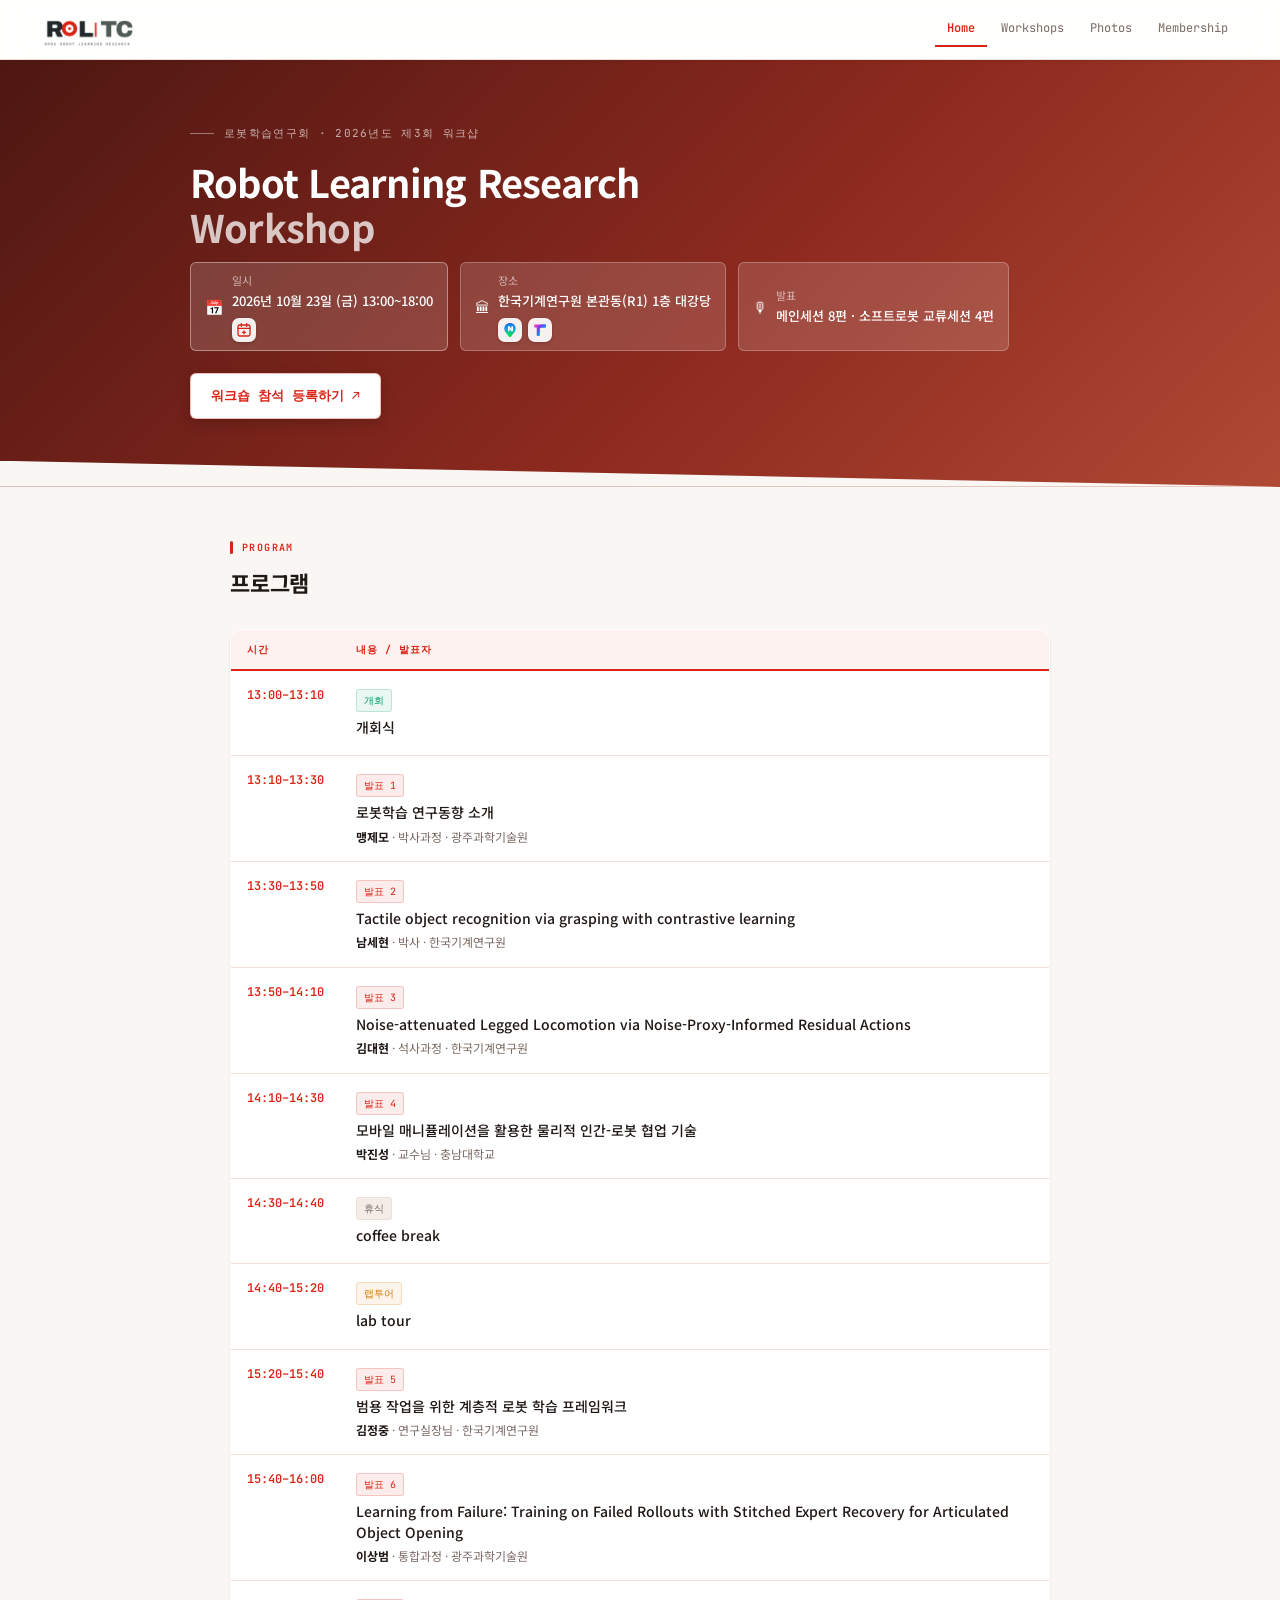
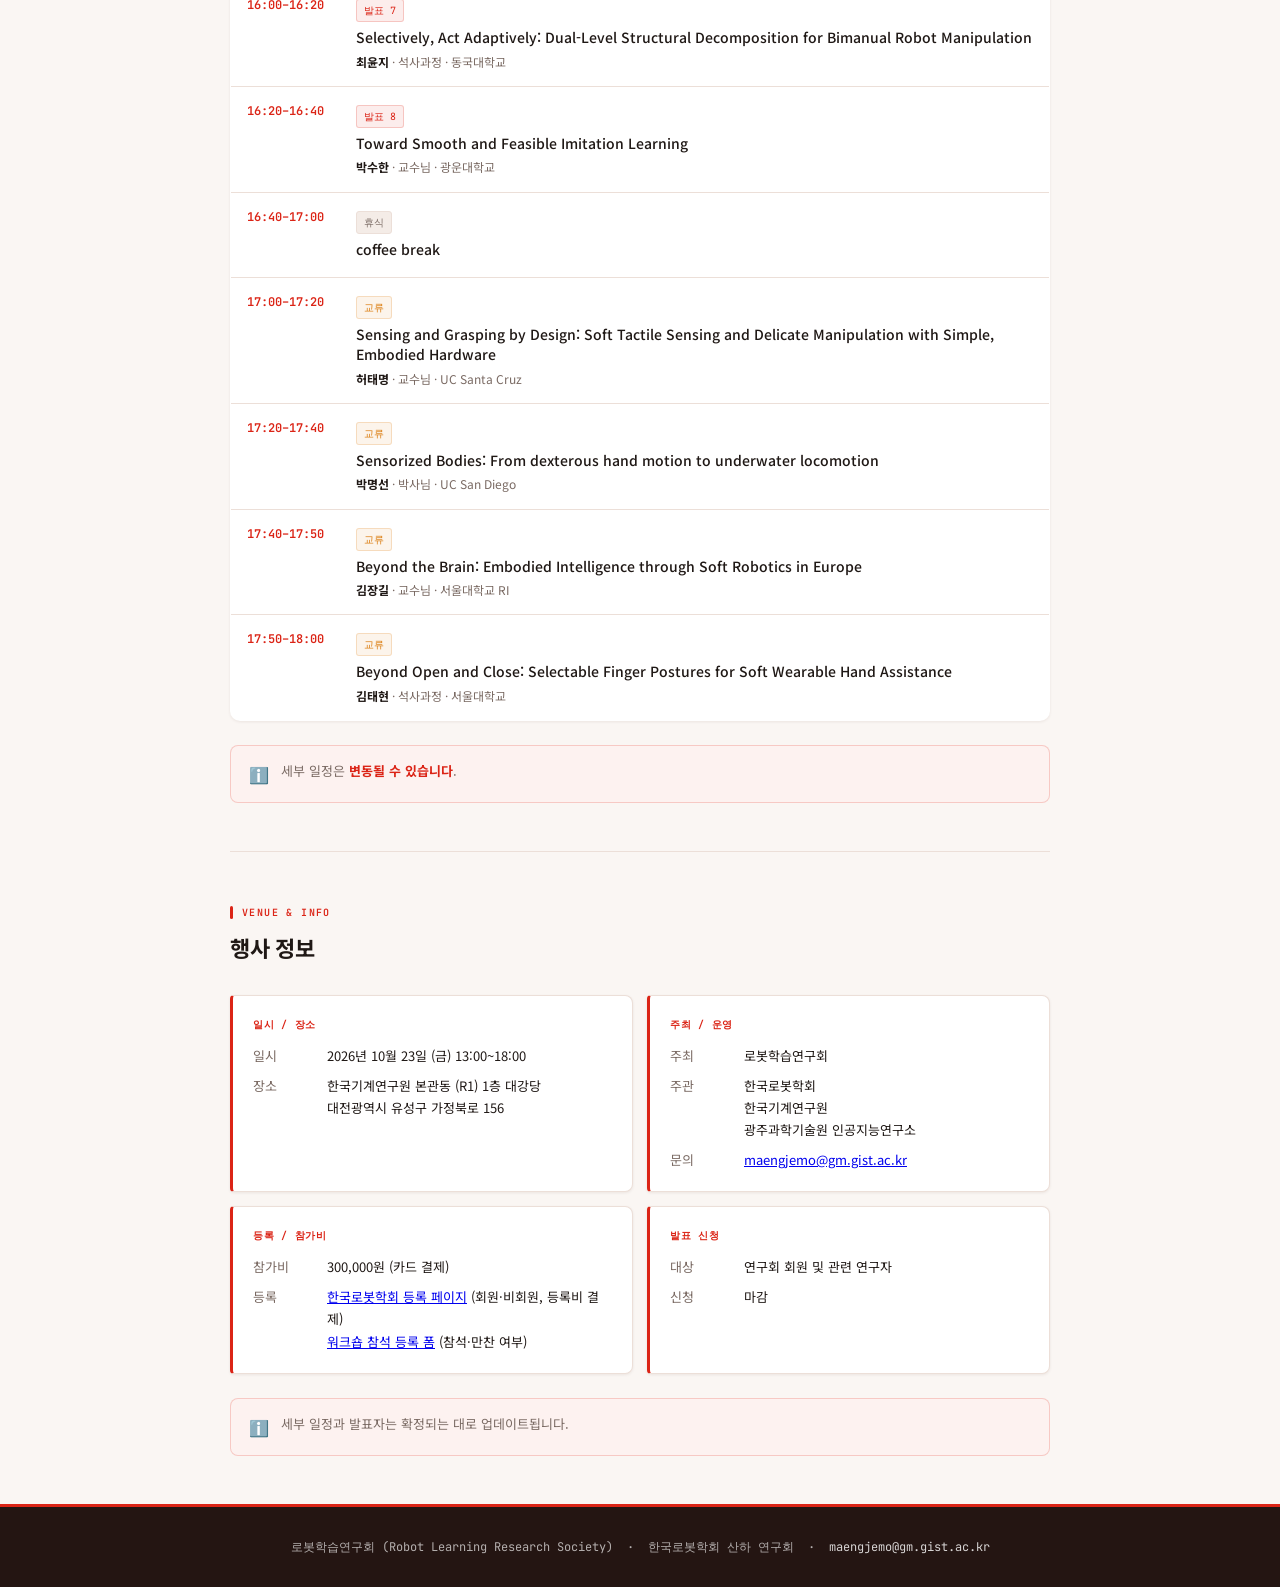
<file: index.html>
<!DOCTYPE html>
<html lang="ko">
<head>
  <meta charset="UTF-8">
  <meta name="viewport" content="width=device-width, initial-scale=1.0">
  <title>로봇학습연구회 | 2026년도 제3회 워크샵</title>
    <link rel="icon" href="favicon.ico" sizes="48x48">
  <link rel="icon" type="image/png" sizes="32x32" href="assets/logos/favicon/favicon-32.png">
  <link rel="icon" type="image/png" sizes="16x16" href="assets/logos/favicon/favicon-16.png">
  <link rel="apple-touch-icon" href="assets/logos/favicon/apple-touch-icon.png">
  <link rel="preconnect" href="https://fonts.googleapis.com">
  <link href="https://fonts.googleapis.com/css2?family=Noto+Sans+KR:wght@300;400;500;700&family=JetBrains+Mono:wght@400;600&display=swap" rel="stylesheet">
  <link rel="stylesheet" href="assets/style.css?v=20261006a">
</head>
<body>

<header>
  <a class="logo" href="index.html"><img src="assets/logos/png/RoL-TC_1a_positive.png" alt="RoL-TC · KROS Robot Learning Research"></a>
  <nav class="tabs">
    <a class="tab active" href="index.html">Home</a>
    <a class="tab" href="workshops/index.html">Workshops</a>
    <a class="tab" href="photos/index.html">Photos</a>
    <a class="tab" href="join/index.html">Membership</a>
  </nav>
</header>

<div class="hero">
  <div class="hero-inner">
    <div class="hero-eyebrow">로봇학습연구회 · 2026년도 제3회 워크샵</div>
    <h1>Robot Learning Research<br><em>Workshop</em></h1>
    <div class="hero-meta">
      <div class="meta-chip chip-accent">
        <span class="icon">📅</span>
        <div>
          <span class="label">일시</span>
          <span class="value">2026년 10월 23일 (금) 13:00~18:00</span>
          <div class="chip-actions">
            <div class="cal-add">
              <button type="button" class="chip-icon cal-add-btn" aria-haspopup="true" aria-expanded="false" title="일정 추가" aria-label="일정 추가"><img src="assets/icons/addcal.svg" alt="일정 추가" width="20" height="20"></button>
              <div class="cal-add-menu" hidden>
                <a class="cal-add-item" href="https://outlook.live.com/calendar/0/deeplink/compose?path=/calendar/action/compose&amp;rru=addevent&amp;subject=2026%EB%85%84%20%EC%A0%9C%203%ED%9A%8C%20%EB%A1%9C%EB%B4%87%ED%95%99%EC%8A%B5%EC%97%B0%EA%B5%AC%ED%9A%8C%20%EC%9B%8C%ED%81%AC%EC%83%B5&amp;startdt=2026-10-23T13%3A00%3A00%2B09%3A00&amp;enddt=2026-10-23T18%3A00%3A00%2B09%3A00&amp;location=%ED%95%9C%EA%B5%AD%EA%B8%B0%EA%B3%84%EC%97%B0%EA%B5%AC%EC%9B%90%20%EB%B3%B8%EA%B4%80%EB%8F%99%20%28R1%29%201%EC%B8%B5%20%EB%8C%80%EA%B0%95%EB%8B%B9%2C%20%EB%8C%80%EC%A0%84%EA%B4%91%EC%97%AD%EC%8B%9C%20%EC%9C%A0%EC%84%B1%EA%B5%AC%20%EA%B0%80%EC%A0%95%EB%B6%81%EB%A1%9C%20156&amp;body=https%3A%2F%2Fgist-ailab.github.io%2Frol-tc-kros%2F" target="_blank" rel="noopener"><img src="assets/icons/outlook.svg" alt="" width="20" height="20"><span class="cai-text"><span class="cai-label">Outlook (개인 계정)</span><span class="cai-desc">outlook.com · hotmail 계정</span></span></a>
                <a class="cal-add-item" href="https://outlook.office.com/calendar/0/deeplink/compose?path=/calendar/action/compose&amp;rru=addevent&amp;subject=2026%EB%85%84%20%EC%A0%9C%203%ED%9A%8C%20%EB%A1%9C%EB%B4%87%ED%95%99%EC%8A%B5%EC%97%B0%EA%B5%AC%ED%9A%8C%20%EC%9B%8C%ED%81%AC%EC%83%B5&amp;startdt=2026-10-23T13%3A00%3A00%2B09%3A00&amp;enddt=2026-10-23T18%3A00%3A00%2B09%3A00&amp;location=%ED%95%9C%EA%B5%AD%EA%B8%B0%EA%B3%84%EC%97%B0%EA%B5%AC%EC%9B%90%20%EB%B3%B8%EA%B4%80%EB%8F%99%20%28R1%29%201%EC%B8%B5%20%EB%8C%80%EA%B0%95%EB%8B%B9%2C%20%EB%8C%80%EC%A0%84%EA%B4%91%EC%97%AD%EC%8B%9C%20%EC%9C%A0%EC%84%B1%EA%B5%AC%20%EA%B0%80%EC%A0%95%EB%B6%81%EB%A1%9C%20156&amp;body=https%3A%2F%2Fgist-ailab.github.io%2Frol-tc-kros%2F" target="_blank" rel="noopener"><img src="assets/icons/outlook.svg" alt="" width="20" height="20"><span class="cai-text"><span class="cai-label">Outlook (회사·학교 계정)</span><span class="cai-desc">Microsoft 365 계정</span></span></a>
                <a class="cal-add-item" href="https://calendar.google.com/calendar/render?action=TEMPLATE&amp;text=2026%EB%85%84%20%EC%A0%9C%203%ED%9A%8C%20%EB%A1%9C%EB%B4%87%ED%95%99%EC%8A%B5%EC%97%B0%EA%B5%AC%ED%9A%8C%20%EC%9B%8C%ED%81%AC%EC%83%B5&amp;dates=20261023T040000Z/20261023T090000Z&amp;details=2026%EB%85%84%20%EC%A0%9C%203%ED%9A%8C%20%EB%A1%9C%EB%B4%87%ED%95%99%EC%8A%B5%EC%97%B0%EA%B5%AC%ED%9A%8C%20%EC%9B%8C%ED%81%AC%EC%83%B5&amp;location=%ED%95%9C%EA%B5%AD%EA%B8%B0%EA%B3%84%EC%97%B0%EA%B5%AC%EC%9B%90%20%EB%B3%B8%EA%B4%80%EB%8F%99%20%28R1%29%201%EC%B8%B5%20%EB%8C%80%EA%B0%95%EB%8B%B9%2C%20%EB%8C%80%EC%A0%84%EA%B4%91%EC%97%AD%EC%8B%9C%20%EC%9C%A0%EC%84%B1%EA%B5%AC%20%EA%B0%80%EC%A0%95%EB%B6%81%EB%A1%9C%20156" target="_blank" rel="noopener"><img src="assets/icons/gcal.svg" alt="" width="20" height="20"><span class="cai-text"><span class="cai-label">구글 캘린더</span><span class="cai-desc">Google 계정</span></span></a>
                <a class="cal-add-item" href="events/2026-3rd.ics" download><svg viewBox="0 0 24 24" fill="none" stroke="#7a6a63" stroke-width="2" stroke-linecap="round" stroke-linejoin="round" aria-hidden="true"><path d="M14 3H7a2 2 0 0 0-2 2v14a2 2 0 0 0 2 2h10a2 2 0 0 0 2-2V8z"/><path d="M14 3v5h5M9 13h6M9 17h4"/></svg><span class="cai-text"><span class="cai-label">일정 파일 (.ics)</span><span class="cai-desc">데스크톱 Outlook · 애플 캘린더</span></span></a>
                <div class="cal-add-note">해당 계정으로 로그인되어 있어야 일정이 바로 추가됩니다.</div>
              </div>
            </div>
          </div>
        </div>
      </div>
      <div class="meta-chip">
        <span class="icon">🏛</span>
        <div>
          <span class="label">장소</span>
          <span class="value">한국기계연구원 본관동(R1) 1층 대강당</span>
          <div class="chip-actions">
            <a class="chip-icon" href="https://naver.me/5apTqDJJ" target="_blank" rel="noopener" title="네이버지도에서 보기" aria-label="네이버지도에서 보기"><img src="assets/icons/navermap.svg" alt="네이버지도"></a>
            <!-- tmap:// 링크는 TMAP 앱이 설치된 모바일에서만 열립니다. 목적지 좌표는 네이버 장소 11642652(한국기계연구원, naver.me/5apTqDJJ) 기준입니다. -->
            <a class="chip-icon" href="tmap://route?goalname=%ED%95%9C%EA%B5%AD%EA%B8%B0%EA%B3%84%EC%97%B0%EA%B5%AC%EC%9B%90&amp;goalx=127.3589583&amp;goaly=36.3962305" title="TMAP으로 길찾기 (모바일 앱 전용)" aria-label="TMAP으로 길찾기"><img src="assets/icons/tmap.svg" alt="TMAP"></a>
          </div>
        </div>
      </div>
      <div class="meta-chip">
        <span class="icon">🎙</span>
        <div>
          <span class="label">발표</span>
          <!-- timetable:talkcount:begin -->
          <span class="value">메인세션 8편 · 소프트로봇 교류세션 4편</span>
          <!-- timetable:talkcount:end -->
        </div>
      </div>
    </div>
    <div class="hero-cta">
      <a class="btn" href="https://docs.google.com/forms/d/1-0B5c2NixO6fkD04GZuQ_BY6SUIuheTOsx90QlJ9oec/viewform" target="_blank" rel="noopener">워크숍 참석 등록하기 ↗</a>
    </div>
  </div>
</div>

<div class="container">

  <!-- 프로그램 -->
  <section>
    <div class="section-label">Program</div>
    <h2>프로그램</h2>
    <table class="program-table">
      <thead>
        <tr>
          <th>시간</th>
          <th>내용 / 발표자</th>
        </tr>
      </thead>
      <tbody>
        <!-- timetable:program:begin -->
        <tr>
          <td class="time-cell">13:00–13:10</td>
          <td>
            <span class="type-badge badge-open">개회</span>
            <div class="talk-title">개회식</div>
          </td>
        </tr>
        <tr>
          <td class="time-cell">13:10–13:30</td>
          <td>
            <span class="type-badge badge-talk">발표 1</span>
            <div class="talk-title">로봇학습 연구동향 소개</div>
            <div class="talk-speaker"><strong>맹제모</strong> · 박사과정 · 광주과학기술원</div>
          </td>
        </tr>
        <tr>
          <td class="time-cell">13:30–13:50</td>
          <td>
            <span class="type-badge badge-talk">발표 2</span>
            <div class="talk-title">Tactile object recognition via grasping with contrastive learning</div>
            <div class="talk-speaker"><strong>남세현</strong> · 박사 · 한국기계연구원</div>
          </td>
        </tr>
        <tr>
          <td class="time-cell">13:50–14:10</td>
          <td>
            <span class="type-badge badge-talk">발표 3</span>
            <div class="talk-title">Noise-attenuated Legged Locomotion via Noise-Proxy-Informed Residual Actions</div>
            <div class="talk-speaker"><strong>김대현</strong> · 석사과정 · 한국기계연구원</div>
          </td>
        </tr>
        <tr>
          <td class="time-cell">14:10–14:30</td>
          <td>
            <span class="type-badge badge-talk">발표 4</span>
            <div class="talk-title">모바일 매니퓰레이션을 활용한 물리적 인간-로봇 협업 기술</div>
            <div class="talk-speaker"><strong>박진성</strong> · 교수님 · 충남대학교</div>
          </td>
        </tr>
        <tr>
          <td class="time-cell">14:30–14:40</td>
          <td>
            <span class="type-badge badge-break">휴식</span>
            <div class="talk-title">coffee break</div>
          </td>
        </tr>
        <tr>
          <td class="time-cell">14:40–15:20</td>
          <td>
            <span class="type-badge badge-discussion">랩투어</span>
            <div class="talk-title">lab tour</div>
          </td>
        </tr>
        <tr>
          <td class="time-cell">15:20–15:40</td>
          <td>
            <span class="type-badge badge-talk">발표 5</span>
            <div class="talk-title">범용 작업을 위한 계층적 로봇 학습 프레임워크</div>
            <div class="talk-speaker"><strong>김정중</strong> · 연구실장님 · 한국기계연구원</div>
          </td>
        </tr>
        <tr>
          <td class="time-cell">15:40–16:00</td>
          <td>
            <span class="type-badge badge-talk">발표 6</span>
            <div class="talk-title">Learning from Failure: Training on Failed Rollouts with Stitched Expert Recovery for Articulated Object Opening</div>
            <div class="talk-speaker"><strong>이상범</strong> · 통합과정 · 광주과학기술원</div>
          </td>
        </tr>
        <tr>
          <td class="time-cell">16:00–16:20</td>
          <td>
            <span class="type-badge badge-talk">발표 7</span>
            <div class="talk-title">Selectively, Act Adaptively: Dual-Level Structural Decomposition for Bimanual Robot Manipulation</div>
            <div class="talk-speaker"><strong>최윤지</strong> · 석사과정 · 동국대학교</div>
          </td>
        </tr>
        <tr>
          <td class="time-cell">16:20–16:40</td>
          <td>
            <span class="type-badge badge-talk">발표 8</span>
            <div class="talk-title">Toward Smooth and Feasible Imitation Learning</div>
            <div class="talk-speaker"><strong>박수한</strong> · 교수님 · 광운대학교</div>
          </td>
        </tr>
        <tr>
          <td class="time-cell">16:40–17:00</td>
          <td>
            <span class="type-badge badge-break">휴식</span>
            <div class="talk-title">coffee break</div>
          </td>
        </tr>
        <tr>
          <td class="time-cell">17:00–17:20</td>
          <td>
            <span class="type-badge badge-discussion">교류</span>
            <div class="talk-title">Sensing and Grasping by Design: Soft Tactile Sensing and Delicate Manipulation with Simple, Embodied Hardware</div>
            <div class="talk-speaker"><strong>허태명</strong> · 교수님 · UC Santa Cruz</div>
          </td>
        </tr>
        <tr>
          <td class="time-cell">17:20–17:40</td>
          <td>
            <span class="type-badge badge-discussion">교류</span>
            <div class="talk-title">Sensorized Bodies: From dexterous hand motion to underwater locomotion</div>
            <div class="talk-speaker"><strong>박명선</strong> · 박사님 · UC San Diego</div>
          </td>
        </tr>
        <tr>
          <td class="time-cell">17:40–17:50</td>
          <td>
            <span class="type-badge badge-discussion">교류</span>
            <div class="talk-title">Beyond the Brain: Embodied Intelligence through Soft Robotics in Europe</div>
            <div class="talk-speaker"><strong>김장길</strong> · 교수님 · 서울대학교 RI</div>
          </td>
        </tr>
        <tr>
          <td class="time-cell">17:50–18:00</td>
          <td>
            <span class="type-badge badge-discussion">교류</span>
            <div class="talk-title">Beyond Open and Close: Selectable Finger Postures for Soft Wearable Hand Assistance</div>
            <div class="talk-speaker"><strong>김태현</strong> · 석사과정 · 서울대학교</div>
          </td>
        </tr>
        <!-- timetable:program:end -->
      </tbody>
    </table>
    <div class="notice">
      <span class="notice-icon">ℹ️</span>
      <div>세부 일정은 <strong>변동될 수 있습니다</strong>.</div>
    </div>
  </section>


  <!-- 행사 정보 -->
  <section>
    <div class="section-label">Venue &amp; Info</div>
    <h2>행사 정보</h2>
    <div class="info-grid">
      <div class="info-box">
        <h3>일시 / 장소</h3>
        <div class="info-row">
          <span class="info-key">일시</span>
          <span class="info-val">2026년 10월 23일 (금) 13:00~18:00</span>
        </div>
        <div class="info-row">
          <span class="info-key">장소</span>
          <span class="info-val">한국기계연구원 본관동 (R1) 1층 대강당<br>대전광역시 유성구 가정북로 156</span>
        </div>
      </div>
      <div class="info-box">
        <h3>주최 / 운영</h3>
        <div class="info-row">
          <span class="info-key">주최</span>
          <span class="info-val">로봇학습연구회</span>
        </div>
        <div class="info-row">
          <span class="info-key">주관</span>
          <span class="info-val">한국로봇학회<br>한국기계연구원<br>광주과학기술원 인공지능연구소</span>
        </div>
        <div class="info-row">
          <span class="info-key">문의</span>
          <span class="info-val"><a href="mailto:maengjemo@gm.gist.ac.kr">maengjemo@gm.gist.ac.kr</a></span>
        </div>
      </div>
      <div class="info-box">
        <h3>등록 / 참가비</h3>
        <div class="info-row">
          <span class="info-key">참가비</span>
          <span class="info-val">300,000원 (카드 결제)</span>
        </div>
        <div class="info-row">
          <span class="info-key">등록</span>
          <span class="info-val"><a href="https://kros.org/Conference/ConferenceRegistration.asp?AC=3&amp;CODE=CD20260603&amp;CpPage=R#CONF" target="_blank" rel="noopener">한국로봇학회 등록 페이지</a> (회원·비회원, 등록비 결제)<br><a href="https://docs.google.com/forms/d/1-0B5c2NixO6fkD04GZuQ_BY6SUIuheTOsx90QlJ9oec/viewform" target="_blank" rel="noopener">워크숍 참석 등록 폼</a> (참석·만찬 여부)</span>
        </div>
      </div>
      <div class="info-box">
        <h3>발표 신청</h3>
        <div class="info-row">
          <span class="info-key">대상</span>
          <span class="info-val">연구회 회원 및 관련 연구자</span>
        </div>
        <div class="info-row">
          <span class="info-key">신청</span>
          <span class="info-val">마감</span>
        </div>
      </div>
    </div>
    <div class="notice">
      <span class="notice-icon">ℹ️</span>
      <div>세부 일정과 발표자는 확정되는 대로 업데이트됩니다.</div>
    </div>
  </section>

</div>

<footer>
  로봇학습연구회 (Robot Learning Research Society) &nbsp;·&nbsp;
  한국로봇학회 산하 연구회 &nbsp;·&nbsp;
  <a href="mailto:maengjemo@gm.gist.ac.kr">maengjemo@gm.gist.ac.kr</a>
</footer>

<script src="assets/calendar-popup.js?v=20261006a"></script>

</body>
</html>
</file>
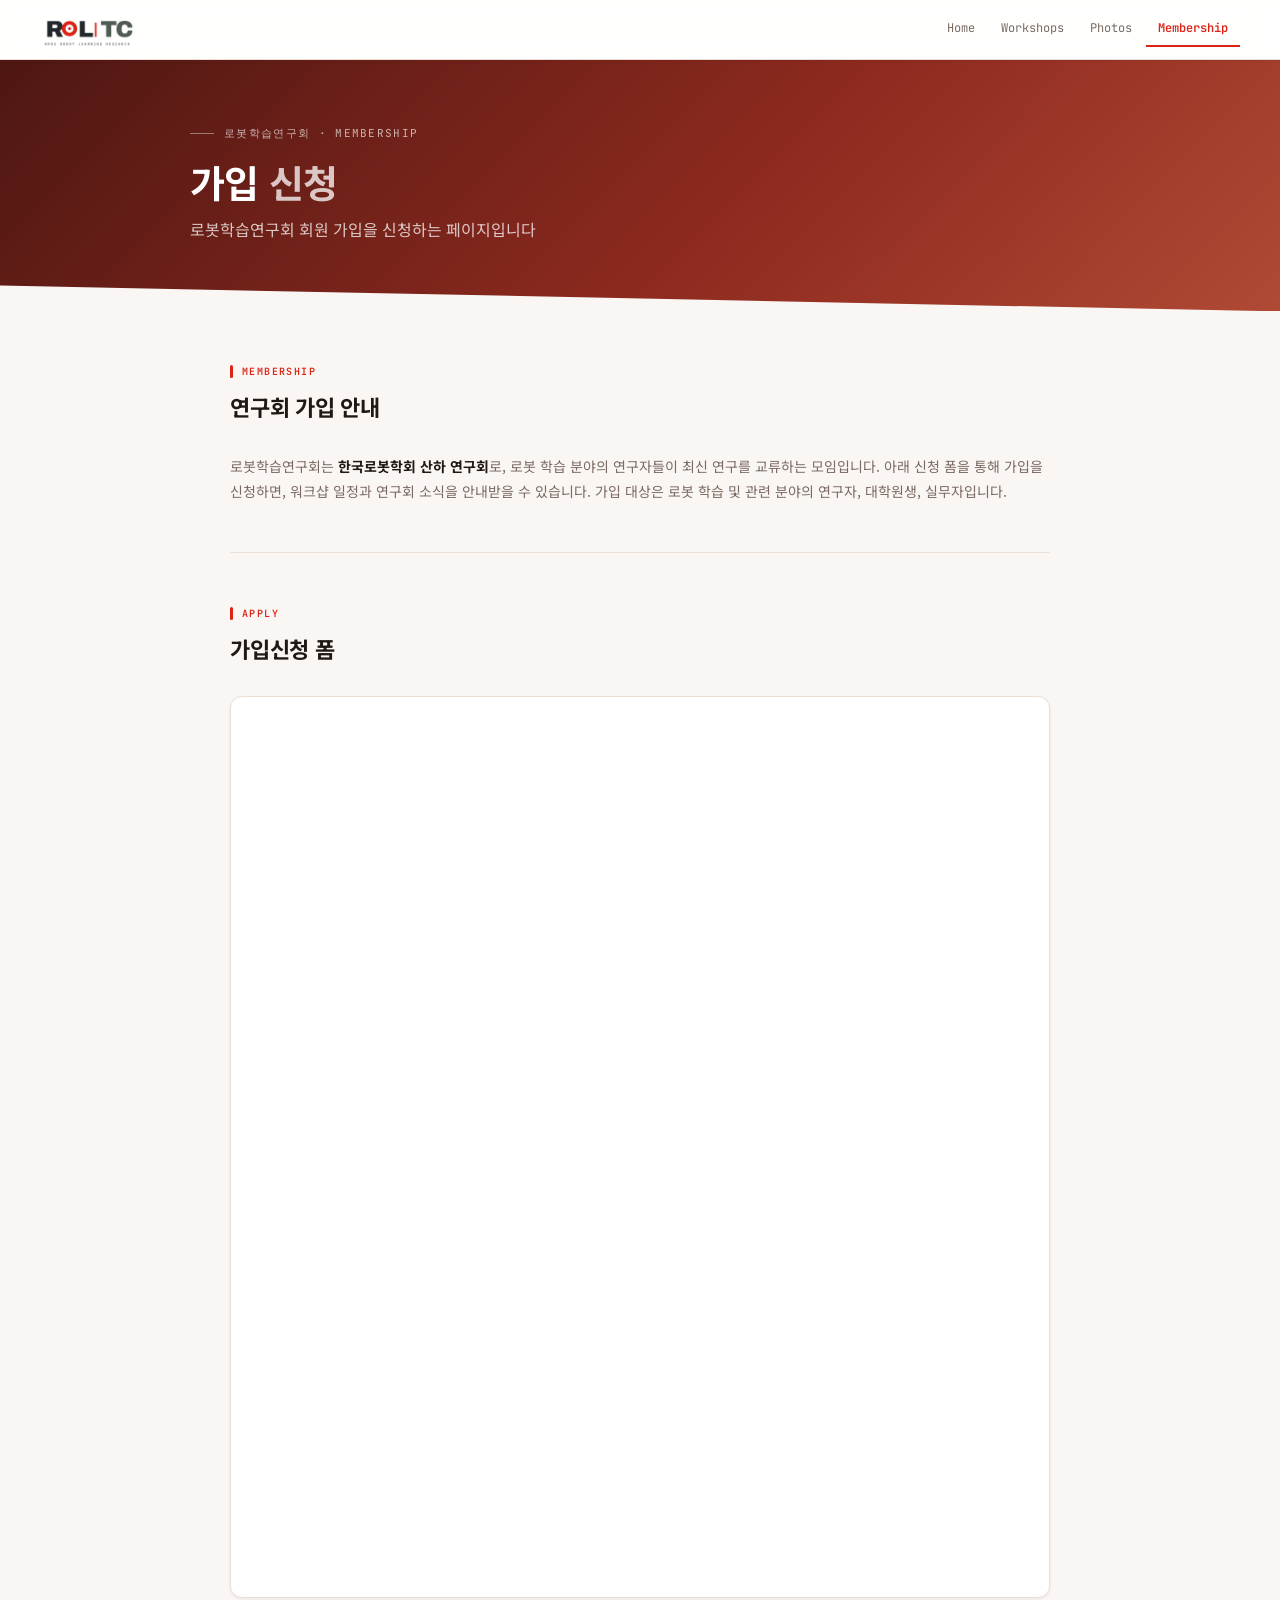
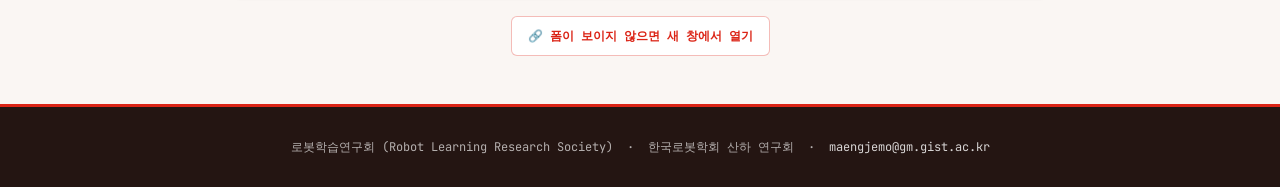
<file: join/index.html>
<!DOCTYPE html>
<html lang="ko">
<head>
  <meta charset="UTF-8">
  <meta name="viewport" content="width=device-width, initial-scale=1.0">
  <title>로봇학습연구회 | 가입신청</title>
    <link rel="icon" href="../favicon.ico" sizes="48x48">
  <link rel="icon" type="image/png" sizes="32x32" href="../assets/logos/favicon/favicon-32.png">
  <link rel="icon" type="image/png" sizes="16x16" href="../assets/logos/favicon/favicon-16.png">
  <link rel="apple-touch-icon" href="../assets/logos/favicon/apple-touch-icon.png">
  <link rel="preconnect" href="https://fonts.googleapis.com">
  <link href="https://fonts.googleapis.com/css2?family=Noto+Sans+KR:wght@300;400;500;700&family=JetBrains+Mono:wght@400;600&display=swap" rel="stylesheet">
  <link rel="stylesheet" href="../assets/style.css?v=20261006a">

  <!--
  ────────────────────────────────────────────────────────────────
  구글 폼 연결 방법 (자바스크립트 없이 주석 해제만으로 전환)
  1. 구글 폼을 만들고 [보내기] → [<> 임베드] 에서 iframe 주소를 복사합니다.
  2. "가입신청 폼 준비 중" 안내 박스(.form-placeholder)를 주석 처리하고,
       주석 처리된 폼 임베드 블록(.form-embed)의 주석을 해제합니다.
  3. GOOGLE_FORM_URL_HERE 플레이스홀더 두 곳을 실제 폼 주소로 교체합니다.
       - 폼 임베드 블록의 <iframe> src (embed 형태의 주소, 예: .../viewform?embedded=true)
       - "새 창에서 열기" 버튼의 href (일반 폼 주소, 예: .../viewform)
  ※ 응답은 README 에 안내된 구글 시트에 자동으로 쌓입니다.
  ────────────────────────────────────────────────────────────────
  -->
</head>
<body>

<header>
  <a class="logo" href="../index.html"><img src="../assets/logos/png/RoL-TC_1a_positive.png" alt="RoL-TC · KROS Robot Learning Research"></a>
  <nav class="tabs">
    <a class="tab" href="../index.html">Home</a>
    <a class="tab" href="../workshops/index.html">Workshops</a>
    <a class="tab" href="../photos/index.html">Photos</a>
    <a class="tab active" href="../join/index.html">Membership</a>
  </nav>
</header>

<div class="hero">
  <div class="hero-inner">
    <div class="hero-eyebrow">로봇학습연구회 · Membership</div>
    <h1>가입 <em>신청</em></h1>
    <p class="hero-sub">로봇학습연구회 회원 가입을 신청하는 페이지입니다</p>
  </div>
</div>

<div class="container">
  <section>
    <div class="section-label">Membership</div>
    <h2>연구회 가입 안내</h2>
    <p class="prose">
      로봇학습연구회는 <strong>한국로봇학회 산하 연구회</strong>로, 로봇 학습 분야의 연구자들이
      최신 연구를 교류하는 모임입니다. 아래 신청 폼을 통해 가입을 신청하면,
      워크샵 일정과 연구회 소식을 안내받을 수 있습니다.
      가입 대상은 로봇 학습 및 관련 분야의 연구자, 대학원생, 실무자입니다.
    </p>
  </section>

  <section>
    <div class="section-label">Apply</div>
    <h2>가입신청 폼</h2>

    <!--
    ────────────────────────────────────────────────────────────────
    가입신청 폼 (로봇학습연구회 가입신청서)
    단축 주소: https://forms.gle/DqxCF2C8xMzz9PPXA
    폼을 교체할 때는 아래 iframe 의 src(embedded=true 형태)와
    새 창 버튼의 href, 두 곳을 함께 바꿉니다.
    ────────────────────────────────────────────────────────────────
    -->
    <div class="form-embed">
      <iframe src="https://docs.google.com/forms/d/e/1FAIpQLSe77x9Evk3FwBoDBab00H5fv1EEA9MVfLVh-gFh6SEnPeAQ6A/viewform?embedded=true" loading="lazy" title="로봇학습연구회 가입신청서">로딩 중…</iframe>
    </div>

    <!-- 새 창에서 폼을 여는 보조 버튼 -->
    <p style="margin-top:18px;text-align:center;">
      <a class="btn" href="https://forms.gle/DqxCF2C8xMzz9PPXA" target="_blank" rel="noopener">🔗 폼이 보이지 않으면 새 창에서 열기</a>
    </p>

  </section>
</div>

<footer>
  로봇학습연구회 (Robot Learning Research Society) &nbsp;·&nbsp;
  한국로봇학회 산하 연구회 &nbsp;·&nbsp;
  <a href="mailto:maengjemo@gm.gist.ac.kr">maengjemo@gm.gist.ac.kr</a>
</footer>

</body>
</html>
</file>
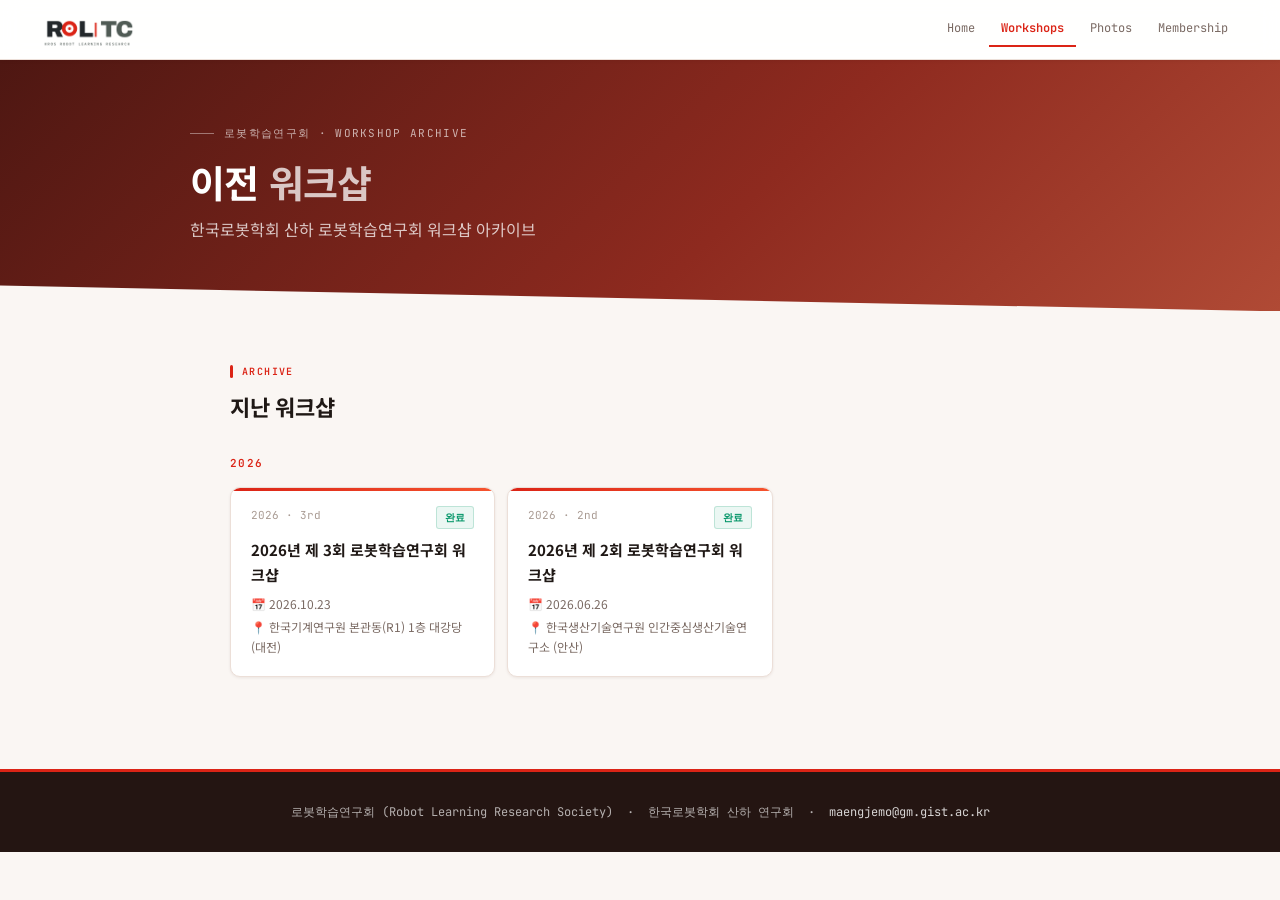
<file: workshops/index.html>
<!DOCTYPE html>
<html lang="ko">
<head>
  <meta charset="UTF-8">
  <meta name="viewport" content="width=device-width, initial-scale=1.0">
  <title>로봇학습연구회 | 이전 워크샵</title>
    <link rel="icon" href="../favicon.ico" sizes="48x48">
  <link rel="icon" type="image/png" sizes="32x32" href="../assets/logos/favicon/favicon-32.png">
  <link rel="icon" type="image/png" sizes="16x16" href="../assets/logos/favicon/favicon-16.png">
  <link rel="apple-touch-icon" href="../assets/logos/favicon/apple-touch-icon.png">
  <link rel="preconnect" href="https://fonts.googleapis.com">
  <link href="https://fonts.googleapis.com/css2?family=Noto+Sans+KR:wght@300;400;500;700&family=JetBrains+Mono:wght@400;600&display=swap" rel="stylesheet">
  <link rel="stylesheet" href="../assets/style.css?v=20261006a">
</head>
<body>

<header>
  <a class="logo" href="../index.html"><img src="../assets/logos/png/RoL-TC_1a_positive.png" alt="RoL-TC · KROS Robot Learning Research"></a>
  <nav class="tabs">
    <a class="tab" href="../index.html">Home</a>
    <a class="tab active" href="../workshops/index.html">Workshops</a>
    <a class="tab" href="../photos/index.html">Photos</a>
    <a class="tab" href="../join/index.html">Membership</a>
  </nav>
</header>

<div class="hero">
  <div class="hero-inner">
    <div class="hero-eyebrow">로봇학습연구회 · Workshop Archive</div>
    <h1>이전 <em>워크샵</em></h1>
    <p class="hero-sub">한국로봇학회 산하 로봇학습연구회 워크샵 아카이브</p>
  </div>
</div>

<div class="container">
  <section>
    <div class="section-label">Archive</div>
    <h2>지난 워크샵</h2>

    <div class="year-block" style="margin-bottom:44px;">
      <div class="year-label" style="font-family:var(--mono);font-size:11px;font-weight:600;color:var(--accent);letter-spacing:.12em;text-transform:uppercase;margin-bottom:14px;">2026</div>
      <div class="workshop-grid">

        <a class="workshop-card" href="2026/3rd/index.html">
          <div class="card-top">
            <span class="card-num">2026 · 3rd</span>
            <span class="card-badge">완료</span>
          </div>
          <div class="card-title">2026년 제 3회 로봇학습연구회 워크샵</div>
          <div class="card-meta">
            <span>📅 2026.10.23</span>
            <span>📍 한국기계연구원 본관동(R1) 1층 대강당 (대전)</span>
          </div>
        </a>

        <a class="workshop-card" href="2026/2nd/index.html">
          <div class="card-top">
            <span class="card-num">2026 · 2nd</span>
            <span class="card-badge">완료</span>
          </div>
          <div class="card-title">2026년 제 2회 로봇학습연구회 워크샵</div>
          <div class="card-meta">
            <span>📅 2026.06.26</span>
            <span>📍 한국생산기술연구원 인간중심생산기술연구소 (안산)</span>
          </div>
        </a>

      </div>
    </div>

    <!--
    ────────────────────────────────────────────────────────────────
    회차 추가 방법
    새 워크샵이 열리면 아래 연도 블록(.year-block)을 위 빈 상태 대신 붙여 넣고,
    카드(.workshop-card)의 href·회차·날짜·장소를 실제 값으로 채우세요.
    각 회차 상세 페이지는 workshops/<연도>/<회차>/index.html 관례로 만듭니다.
    (예: workshops/2026/1st/index.html)
    ────────────────────────────────────────────────────────────────

    <div class="year-block" style="margin-bottom:44px;">
      <div class="year-label" style="font-family:var(--mono);font-size:11px;font-weight:600;color:var(--accent);letter-spacing:.12em;text-transform:uppercase;margin-bottom:14px;">2026</div>
      <div class="workshop-grid">

        <a class="workshop-card" href="2026/1st/index.html">
          <div class="card-top">
            <span class="card-num">2026 · 1st</span>
            <span class="card-badge">완료</span>
          </div>
          <div class="card-title">제1회 워크샵</div>
          <div class="card-meta">
            <span>📅 2026.00.00</span>
            <span>📍 장소</span>
          </div>
        </a>

      </div>
    </div>
    -->

  </section>
</div>

<footer>
  로봇학습연구회 (Robot Learning Research Society) &nbsp;·&nbsp;
  한국로봇학회 산하 연구회 &nbsp;·&nbsp;
  <a href="mailto:maengjemo@gm.gist.ac.kr">maengjemo@gm.gist.ac.kr</a>
</footer>

</body>
</html>
</file>
<file: assets/style.css>
/* ──────────────────────────────────────────────────────────────
   로봇학습연구회 (Robot Learning Research Society)
   공통 스타일 — 네 페이지(홈·이전 워크샵·Photo·가입신청)가 함께 사용합니다.
   디자인 토큰·헤더·탭·히어로·카드·푸터를 이 파일에서 일괄 관리합니다.
   ────────────────────────────────────────────────────────────── */

:root {
  /* 웜 뉴트럴 배경 (레드 팔레트에 맞춘 아이보리·웜 그레이 계열) */
  --bg: #faf6f3;
  --bg2: #ffffff;
  --bg3: #f4ece7;
  --border: #ecdfd8;
  /* 브랜드 레드 (#DB2416) 와 파생 톤 */
  --accent: #db2416;
  --accent2: #f5532e;        /* 밝은 주황빛 레드 */
  --accent-dark: #8a1409;    /* 진한 마룬 */
  /* 히어로 전용 눌린 톤 — 원색을 넓은 면적에 깔면 자극이 강해 채도를 낮춘 벽돌·테라코타 계열 */
  --hero-deep: #4e1712;
  --hero-mid: #8e2a1f;
  --hero-soft: #b04a35;
  --accent-dim: rgba(219,36,22,0.08);
  --accent-tint: #fdf2f0;    /* 아주 옅은 레드 틴트 */
  --text: #1f1815;
  --text-muted: #7a6a63;
  --text-dim: #a99b93;
  --green: #059669;
  --amber: #d97706;
  --mono: 'JetBrains Mono', monospace;
  --sans: 'Noto Sans KR', sans-serif;
  --shadow: 0 1px 3px rgba(60,20,10,0.08);
}
* { box-sizing: border-box; margin: 0; padding: 0; }
body {
  background: var(--bg);
  color: var(--text);
  font-family: var(--sans);
  font-size: 15px;
  line-height: 1.7;
  min-height: 100vh;
}

/* ── Header + 탭 내비게이션 ── */
header {
  border-bottom: 1px solid var(--border);
  padding: 0 40px;
  display: flex;
  align-items: center;
  justify-content: space-between;
  gap: 16px;
  height: 60px;
  position: sticky;
  top: 0;
  background: rgba(255,255,255,0.92);
  box-shadow: var(--shadow);
  backdrop-filter: blur(10px);
  z-index: 100;
}
.logo {
  font-family: var(--mono);
  font-size: 13px;
  font-weight: 600;
  color: var(--accent);
  letter-spacing: 0.04em;
  text-decoration: none;
  white-space: nowrap;
  flex-shrink: 0;
}
.logo span { color: var(--text-muted); font-weight: 400; }
.logo img { height: 46px; display: block; width: auto; }

.tabs {
  display: flex;
  align-items: center;
  gap: 2px;
  overflow-x: auto;
}
.tab {
  font-family: var(--mono);
  font-size: 12px;
  color: var(--text-muted);
  text-decoration: none;
  padding: 6px 12px;
  border-radius: 6px 6px 0 0;
  border-bottom: 2px solid transparent;
  white-space: nowrap;
  transition: color 0.15s, background 0.15s;
}
.tab:hover { color: var(--accent); background: var(--accent-dim); }
.tab.active {
  color: var(--accent);
  border-bottom-color: var(--accent);
  font-weight: 600;
}

/* ── Hero ── */
.hero {
  background: linear-gradient(135deg, var(--hero-deep) 0%, var(--hero-mid) 58%, var(--hero-soft) 100%);
  padding: 64px 40px 68px;
  color: white;
  /* 자식을 자르지 않도록 position + z-index 로 아래 섹션보다 위에 그립니다.
     (히어로에 clip-path 를 걸면 일정 추가 팝업처럼 밖으로 나오는 자식까지 잘립니다.) */
  position: relative;
  z-index: 1;
}
/* 하단 사선 마감 — 본문 배경색 삼각형을 덮어 그려 원본의 직선 마감과 구별합니다. */
.hero::after {
  content: '';
  position: absolute;
  left: 0;
  right: 0;
  bottom: 0;
  height: 26px;
  background: var(--bg);
  clip-path: polygon(0 0, 100% 100%, 0 100%);
  pointer-events: none;
  z-index: 0;
}
.hero-inner { max-width: 900px; margin: 0 auto; }
.hero-eyebrow {
  font-family: var(--mono);
  font-size: 11px;
  color: rgba(255,255,255,0.65);
  letter-spacing: 0.12em;
  text-transform: uppercase;
  margin-bottom: 16px;
  display: flex;
  align-items: center;
  gap: 10px;
}
.hero-eyebrow::before {
  content: '';
  display: inline-block;
  width: 24px;
  height: 1px;
  background: rgba(255,255,255,0.4);
}
h1 {
  font-size: 38px;
  font-weight: 700;
  line-height: 1.2;
  letter-spacing: -0.02em;
  margin-bottom: 12px;
  color: white;
}
h1 em { font-style: normal; color: rgba(255,255,255,0.75); }
.hero-sub {
  font-size: 16px;
  color: rgba(255,255,255,0.75);
  margin-bottom: 36px;
}
.hero-sub:last-child { margin-bottom: 0; }
.hero-meta { display: flex; flex-wrap: wrap; gap: 12px; }
.meta-chip {
  display: flex;
  align-items: center;
  gap: 8px;
  background: rgba(255,255,255,0.15);
  border: 1px solid rgba(255,255,255,0.25);
  border-radius: 6px;
  padding: 8px 14px;
  font-size: 13px;
}
.meta-chip .icon { font-size: 15px; }
.meta-chip .label { color: rgba(255,255,255,0.6); font-size: 11px; display: block; }
.meta-chip .value { color: white; font-weight: 500; }
.meta-chip .value.tbd { color: rgba(255,255,255,0.6); font-style: italic; font-weight: 400; }
.chip-accent { border-color: rgba(255,255,255,0.4); }

/* 히어로 칩 내부 아이콘 링크 (일시=캘린더 추가, 장소=지도 앱) */
.chip-actions {
  display: flex;
  align-items: center;
  gap: 6px;
  margin-top: 6px;
}
.chip-icon {
  display: inline-flex;
  align-items: center;
  justify-content: center;
  width: 24px;
  height: 24px;
  border-radius: 7px;
  /* 어두운 히어로 배경에서 로고 색이 묻히지 않도록 밝은 배경으로 대비 확보 */
  background: rgba(255,255,255,0.92);
  box-shadow: 0 1px 3px rgba(60,20,10,0.3);
  transition: background 0.15s, transform 0.15s, box-shadow 0.15s;
  flex-shrink: 0;
}
.chip-icon img { width: 16px; height: 16px; display: block; }
.chip-icon svg { width: 16px; height: 16px; display: block; }
.chip-icon:hover {
  background: #ffffff;
  transform: translateY(-1px);
  box-shadow: 0 3px 8px rgba(60,20,10,0.35);
}

/* 일시 칩의 "일정 추가" 팝업 */
/* 팝업이 히어로의 사선 마감(.hero::after)과 아래 섹션보다 위에 오도록 */
.cal-add { position: relative; display: inline-flex; z-index: 20; }
.cal-add-btn {
  border: none;
  cursor: pointer;
  padding: 0;
  font: inherit;
}
.cal-add-menu {
  position: absolute;
  top: calc(100% + 8px);
  left: 0;
  z-index: 200;
  width: 280px;
  max-width: calc(100vw - 40px);
  background: var(--bg2);
  border: 1px solid var(--border);
  border-radius: 10px;
  box-shadow: 0 8px 28px rgba(60,20,10,0.25);
  padding: 6px;
  /* 밝은 카드이므로 히어로의 흰 글자색을 본문 색으로 되돌립니다. */
  color: var(--text);
}
.cal-add-menu[hidden] { display: none; }
.cal-add-item {
  display: flex;
  align-items: center;
  gap: 11px;
  padding: 9px 10px;
  border-radius: 7px;
  text-decoration: none;
  color: var(--text);
  transition: background 0.15s;
}
.cal-add-item:hover { background: var(--bg3); }
.cal-add-item img,
.cal-add-item svg { width: 20px; height: 20px; flex-shrink: 0; display: block; }
.cai-text { display: flex; flex-direction: column; line-height: 1.35; }
.cai-label { font-size: 13px; font-weight: 500; color: var(--text); }
.cai-desc { font-family: var(--mono); font-size: 10px; color: var(--text-muted); }
.cal-add-note {
  font-size: 11px;
  color: var(--text-muted);
  line-height: 1.5;
  padding: 8px 10px 4px;
  margin-top: 4px;
  border-top: 1px solid var(--border);
}

/* ── Section ── */
.container { max-width: 900px; margin: 0 auto; padding: 0 40px; }
section { padding: 48px 0; border-top: 1px solid var(--border); }
section:first-child { border-top: none; }
.section-label {
  font-family: var(--mono);
  font-size: 10px;
  color: var(--accent);
  letter-spacing: 0.14em;
  text-transform: uppercase;
  margin-bottom: 8px;
  font-weight: 600;
  display: inline-flex;
  align-items: center;
  gap: 9px;
}
.section-label::before {
  content: '';
  display: inline-block;
  width: 3px;
  height: 13px;
  background: var(--accent);
  border-radius: 2px;
}
h2 {
  font-size: 22px;
  font-weight: 700;
  margin-bottom: 28px;
  letter-spacing: -0.01em;
  color: var(--text);
}

/* ── Program Table ── */
.program-table {
  width: 100%;
  border-collapse: collapse;
  background: var(--bg2);
  border: 1px solid var(--border);
  border-radius: 10px;
  overflow: hidden;
  box-shadow: var(--shadow);
}
.program-table th {
  font-family: var(--mono);
  font-size: 10px;
  letter-spacing: 0.1em;
  text-transform: uppercase;
  color: var(--accent);
  text-align: left;
  padding: 11px 16px;
  border-bottom: 2px solid var(--accent);
  background: var(--accent-tint);
}
.program-table td {
  padding: 14px 16px;
  border-bottom: 1px solid var(--border);
  vertical-align: top;
}
.program-table tr:last-child td { border-bottom: none; }
.program-table tbody tr:hover td { background: var(--accent-tint); }
.time-cell {
  font-family: var(--mono);
  font-size: 12px;
  font-weight: 600;
  color: var(--accent);
  white-space: nowrap;
  width: 90px;
}
.time-cell.tbd { font-weight: 400; }
.type-badge {
  display: inline-block;
  font-family: var(--mono);
  font-size: 10px;
  padding: 2px 7px;
  border-radius: 3px;
  margin-bottom: 5px;
}
.badge-talk { background: var(--accent-dim); color: var(--accent); border: 1px solid rgba(219,36,22,0.2); }
.badge-break { background: var(--bg3); color: var(--text-muted); border: 1px solid var(--border); }
.badge-open { background: rgba(5,150,105,0.08); color: var(--green); border: 1px solid rgba(5,150,105,0.2); }
.badge-discussion { background: rgba(217,119,6,0.08); color: var(--amber); border: 1px solid rgba(217,119,6,0.2); }
.talk-title {
  font-size: 14px;
  font-weight: 500;
  color: var(--text);
  line-height: 1.45;
  margin-bottom: 4px;
}
.talk-title em { font-style: italic; color: var(--text-muted); }
.talk-speaker { font-size: 12px; color: var(--text-muted); }
.talk-speaker strong { color: var(--text); }
.tbd { color: var(--text-dim); font-style: italic; }

/* ── Speaker Cards ── */
.speaker-grid {
  display: grid;
  grid-template-columns: repeat(auto-fill, minmax(260px, 1fr));
  gap: 14px;
}
.speaker-card {
  position: relative;
  background: var(--bg2);
  border: 1px solid var(--border);
  border-radius: 8px;
  padding: 18px 20px;
  transition: border-color 0.2s, box-shadow 0.2s, transform 0.2s;
  box-shadow: var(--shadow);
  overflow: hidden;
}
/* 카드 상단 레드 액센트 라인 */
.speaker-card::before {
  content: '';
  position: absolute;
  top: 0; left: 0; right: 0;
  height: 3px;
  background: linear-gradient(90deg, var(--accent), var(--accent2));
}
.speaker-card.tbd-card::before { background: var(--border); }
.speaker-card:hover { border-color: rgba(219,36,22,0.4); box-shadow: 0 6px 16px rgba(138,20,9,0.12); transform: translateY(-2px); }
.speaker-card.confirmed { border-color: rgba(219,36,22,0.3); background: var(--accent-tint); }
.speaker-card.tbd-card { opacity: 0.72; }
.sc-top {
  display: flex;
  align-items: flex-start;
  justify-content: space-between;
  margin-bottom: 10px;
}
.sc-num { font-family: var(--mono); font-size: 11px; color: var(--text-dim); }
.sc-status {
  font-family: var(--mono);
  font-size: 10px;
  padding: 2px 7px;
  border-radius: 3px;
}
.status-confirmed { background: rgba(5,150,105,0.08); color: var(--green); border: 1px solid rgba(5,150,105,0.2); }
.status-expected { background: rgba(217,119,6,0.08); color: var(--amber); border: 1px solid rgba(217,119,6,0.2); }
.sc-name { font-size: 15px; font-weight: 700; margin-bottom: 2px; }
.sc-name.tbd { font-weight: 500; }
.sc-affil { font-size: 12px; color: var(--text-muted); margin-bottom: 10px; }
.sc-title {
  font-size: 12px;
  color: var(--text);
  line-height: 1.5;
  padding: 8px 10px;
  background: var(--bg3);
  border-radius: 4px;
  border-left: 2px solid var(--accent);
}
.sc-title.tbd-title {
  color: var(--text-dim);
  border-left-color: var(--border);
  font-style: italic;
}

/* ── Info Grid ── */
.info-grid { display: grid; grid-template-columns: 1fr 1fr; gap: 14px; }
.info-box {
  background: var(--bg2);
  border: 1px solid var(--border);
  border-left: 3px solid var(--accent);
  border-radius: 4px 8px 8px 4px;
  padding: 20px;
  box-shadow: var(--shadow);
}
.info-box h3 {
  font-size: 10px;
  font-weight: 600;
  color: var(--accent);
  margin-bottom: 12px;
  font-family: var(--mono);
  text-transform: uppercase;
  letter-spacing: 0.07em;
}
.info-row { display: flex; gap: 10px; margin-bottom: 8px; font-size: 13px; }
.info-row:last-child { margin-bottom: 0; }
.info-key { color: var(--text-muted); min-width: 64px; flex-shrink: 0; }
.info-val { color: var(--text); }

/* ── Notice ── */
.notice {
  background: var(--accent-tint);
  border: 1px solid rgba(219,36,22,0.2);
  border-radius: 8px;
  padding: 14px 18px;
  display: flex;
  gap: 12px;
  align-items: flex-start;
  font-size: 13px;
  color: var(--text-muted);
  margin-top: 24px;
}
.notice-icon { font-size: 16px; flex-shrink: 0; margin-top: 1px; }
.notice strong { color: var(--accent); }

/* ── Empty State (빈 상태 안내) ── */
.empty-state {
  background: var(--bg2);
  border: 1px dashed var(--border);
  border-radius: 12px;
  padding: 60px 32px;
  text-align: center;
  box-shadow: var(--shadow);
}
.empty-state .es-icon { font-size: 42px; margin-bottom: 14px; line-height: 1; }
.empty-state .es-title { font-size: 17px; font-weight: 700; margin-bottom: 8px; color: var(--text); }
.empty-state .es-desc { font-size: 14px; color: var(--text-muted); max-width: 420px; margin: 0 auto; }

/* ── Workshop Archive Cards ── */
.workshop-grid {
  display: grid;
  grid-template-columns: repeat(auto-fill, minmax(260px, 1fr));
  gap: 12px;
}
.workshop-card {
  position: relative;
  background: var(--bg2);
  border: 1px solid var(--border);
  border-radius: 10px;
  padding: 18px 20px;
  text-decoration: none;
  color: inherit;
  box-shadow: var(--shadow);
  transition: box-shadow 0.2s, border-color 0.2s, transform 0.2s;
  display: block;
  overflow: hidden;
}
.workshop-card::before {
  content: '';
  position: absolute;
  top: 0; left: 0; right: 0;
  height: 3px;
  background: linear-gradient(90deg, var(--accent), var(--accent2));
}
.workshop-card:hover { box-shadow: 0 6px 18px rgba(138,20,9,0.14); border-color: rgba(219,36,22,0.35); transform: translateY(-2px); }
.card-top { display: flex; justify-content: space-between; align-items: flex-start; margin-bottom: 8px; }
.card-num { font-family: var(--mono); font-size: 11px; color: var(--text-dim); }
.card-badge {
  font-family: var(--mono);
  font-size: 10px;
  padding: 2px 8px;
  border-radius: 3px;
  font-weight: 600;
  background: rgba(5,150,105,0.08);
  color: var(--green);
  border: 1px solid rgba(5,150,105,0.2);
}
.card-badge.upcoming { background: var(--accent-dim); color: var(--accent); border-color: rgba(219,36,22,0.2); }
.card-title { font-size: 15px; font-weight: 700; margin-bottom: 6px; }
.card-meta { font-size: 12px; color: var(--text-muted); display: flex; flex-direction: column; gap: 3px; }

/* ── Photo Gallery ── */
.gallery-grid {
  display: grid;
  grid-template-columns: repeat(auto-fill, minmax(220px, 1fr));
  gap: 12px;
}
.gallery-grid figure {
  margin: 0;
  background: var(--bg2);
  border: 1px solid var(--border);
  border-radius: 10px;
  overflow: hidden;
  box-shadow: var(--shadow);
}
.gallery-grid figure img { width: 100%; display: block; aspect-ratio: 4 / 3; object-fit: cover; }
.gallery-grid figcaption {
  padding: 10px 14px;
  font-size: 12px;
  color: var(--text-muted);
}

/* ── Photo 서브탭 (회차별 갤러리) ── */
.subtab-bar {
  display: flex;
  gap: 6px;
  border-bottom: 1px solid var(--border);
  margin-bottom: 28px;
  overflow-x: auto;
  -webkit-overflow-scrolling: touch;
}
.subtab-btn {
  font-family: var(--mono);
  font-size: 12px;
  font-weight: 600;
  color: var(--text-muted);
  background: transparent;
  border: none;
  border-bottom: 2px solid transparent;
  padding: 8px 14px;
  border-radius: 6px 6px 0 0;
  cursor: pointer;
  white-space: nowrap;
  transition: color 0.15s, background 0.15s;
}
.subtab-btn:hover { color: var(--accent); background: var(--accent-dim); }
.subtab-btn.active { color: var(--accent); border-bottom-color: var(--accent); }
.subtab-panel[hidden] { display: none; }
.subtab-panel h2,
.subtab-panel h3 {
  font-size: 18px;
  font-weight: 700;
  margin-bottom: 16px;
  letter-spacing: -0.01em;
  color: var(--text);
}
.subtab-album { margin-bottom: 20px; }

/* ── 가입신청 폼 영역 ── */
.form-placeholder {
  background: var(--accent-tint);
  border: 1px dashed rgba(219,36,22,0.35);
  border-radius: 12px;
  padding: 44px 32px;
  text-align: center;
  box-shadow: var(--shadow);
}
.form-placeholder .fp-icon { font-size: 40px; margin-bottom: 12px; line-height: 1; }
.form-placeholder .fp-title { font-size: 17px; font-weight: 700; margin-bottom: 8px; color: var(--text); }
.form-placeholder .fp-desc { font-size: 14px; color: var(--text-muted); max-width: 460px; margin: 0 auto 18px; }
.form-embed {
  border: 1px solid var(--border);
  border-radius: 12px;
  overflow: hidden;
  box-shadow: var(--shadow);
  background: var(--bg2);
}
.form-embed iframe { width: 100%; min-height: 900px; border: none; display: block; }
.btn {
  display: inline-flex;
  align-items: center;
  gap: 6px;
  font-family: var(--mono);
  font-size: 12px;
  font-weight: 600;
  color: var(--accent);
  background: var(--bg2);
  border: 1px solid rgba(219,36,22,0.3);
  border-radius: 6px;
  padding: 9px 16px;
  text-decoration: none;
  transition: background 0.15s, border-color 0.15s;
}
.btn:hover { background: var(--accent-dim); border-color: var(--accent); }
/* 히어로의 참석 등록 버튼: 어두운 그라데이션 위에서 흰 버튼으로 눈에 띄게 둔다. */
.hero-cta { margin-top: 22px; }
.hero-cta .btn { font-size: 13px; padding: 11px 20px; box-shadow: 0 4px 14px rgba(0,0,0,0.18); }
.hero-cta .btn:hover { background: var(--accent-tint); }

.prose { font-size: 14px; color: var(--text-muted); line-height: 1.8; }
.prose strong { color: var(--text); }

/* ── Footer ── */
footer {
  border-top: 3px solid var(--accent);
  padding: 30px 40px;
  text-align: center;
  font-size: 12px;
  color: rgba(255,255,255,0.66);
  font-family: var(--mono);
  background: #241512;
}
footer a { color: rgba(255,255,255,0.82); text-decoration: none; }
footer a:hover { color: var(--accent2); }

/* ── 모바일 반응형 ── */
@media (max-width: 640px) {
  header {
    padding: 8px 16px;
    height: auto;
    flex-direction: column;
    align-items: flex-start;
    gap: 6px;
  }
  .tabs { width: 100%; }
  .hero { padding: 48px 20px 40px; }
  h1 { font-size: 26px; }
  .container { padding: 0 20px; }
  .info-grid { grid-template-columns: 1fr; }
  .speaker-grid { grid-template-columns: 1fr; }
  .workshop-grid { grid-template-columns: 1fr; }
  .subtab-bar { flex-wrap: nowrap; }
  .gallery-grid { grid-template-columns: repeat(auto-fill, minmax(150px, 1fr)); }
}
</file>
